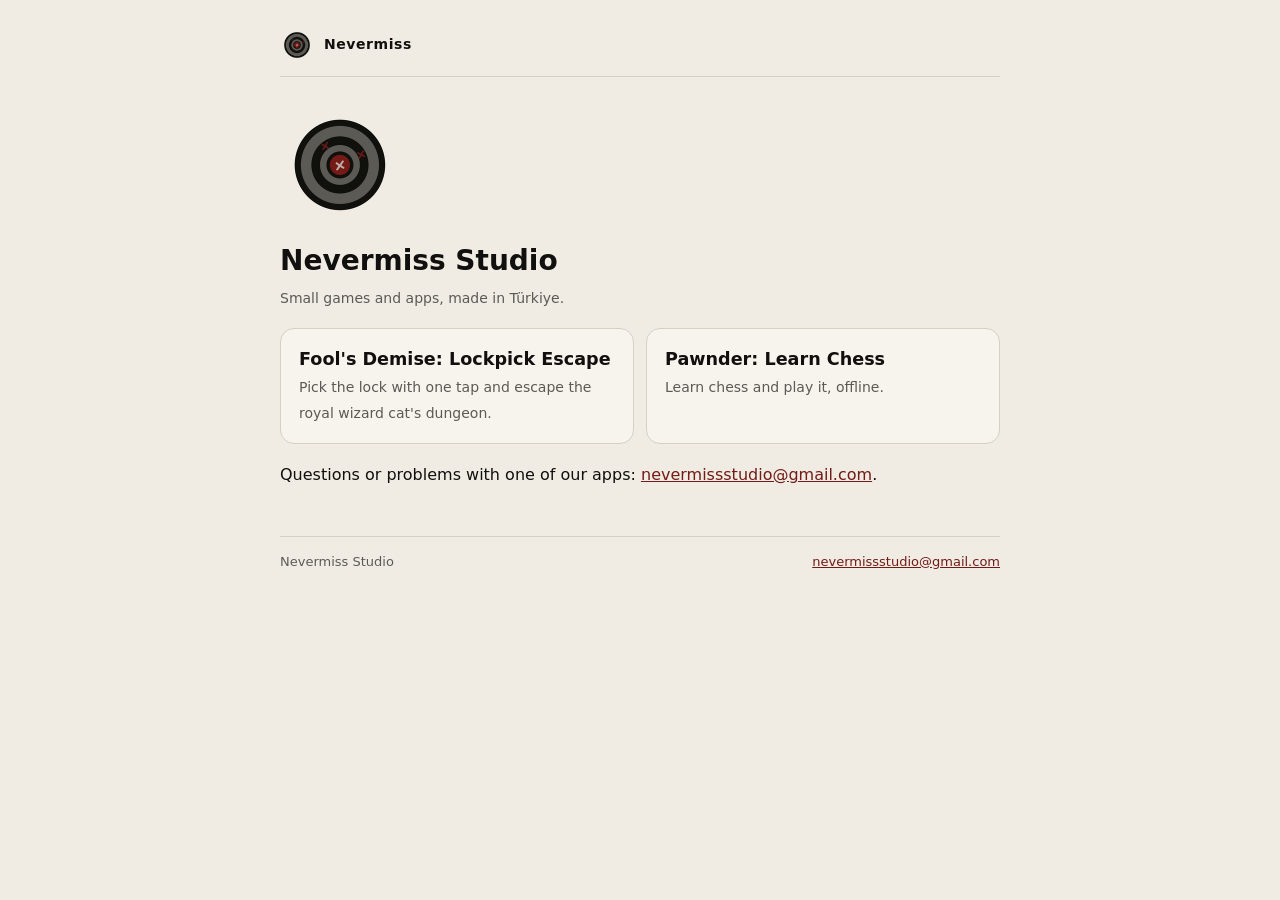
<file: index.html>
<!doctype html>
<html lang="en">
<head>
<meta charset="utf-8">
<meta name="viewport" content="width=device-width, initial-scale=1">
<title>Nevermiss Studio</title>
<link rel="icon" href="favicon.png">
<link rel="stylesheet" href="style.css">
</head>
<body>
<main>
<nav><a class="home" href="index.html"><img class="logo light" src="logo-light.png" alt=""><img class="logo dark" src="logo-dark.png" alt="">Nevermiss</a></nav>
<img class="logo-big light" src="logo-light.png" alt="Nevermiss"><img class="logo-big dark" src="logo-dark.png" alt="Nevermiss">
<h1>Nevermiss Studio</h1>
<p class="meta">Small games and apps, made in Türkiye.</p>
<div class="apps">
<a class="app" href="foolsdemise/index.html"><b>Fool's Demise: Lockpick Escape</b><span>Pick the lock with one tap and escape the royal wizard cat's dungeon.</span></a>
<a class="app" href="pawnder/"><b>Pawnder: Learn Chess</b><span>Learn chess and play it, offline.</span></a>
</div>
<p>Questions or problems with one of our apps: <a href="mailto:nevermissstudio@gmail.com">nevermissstudio@gmail.com</a>.</p>
<footer><span>Nevermiss Studio</span><a href="mailto:nevermissstudio@gmail.com">nevermissstudio@gmail.com</a></footer>
</main>
</body>
</html>
</file>
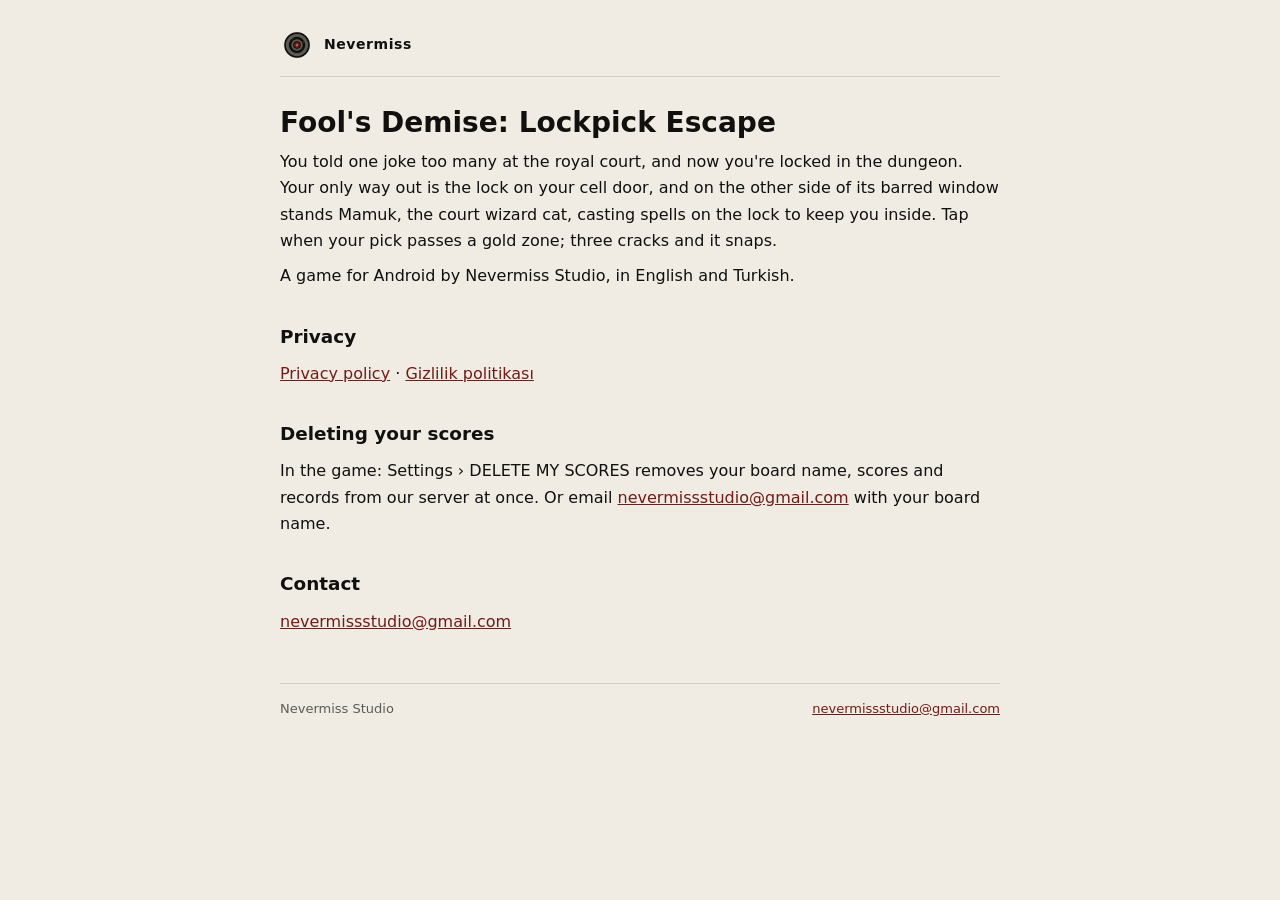
<file: foolsdemise/index.html>
<!doctype html>
<html lang="en">
<head>
<meta charset="utf-8">
<meta name="viewport" content="width=device-width, initial-scale=1">
<title>Fool&#x27;s Demise: Lockpick Escape</title>
<link rel="icon" href="../favicon.png">
<link rel="stylesheet" href="../style.css">
</head>
<body>
<main>
<nav><a class="home" href="../index.html"><img class="logo light" src="../logo-light.png" alt=""><img class="logo dark" src="../logo-dark.png" alt="">Nevermiss</a></nav>
<h1>Fool's Demise: Lockpick Escape</h1>
<p>You told one joke too many at the royal court, and now you're locked in the dungeon. Your only way out is the lock on your cell door, and on the other side of its barred window stands Mamuk, the court wizard cat, casting spells on the lock to keep you inside. Tap when your pick passes a gold zone; three cracks and it snaps.</p>
<p>A game for Android by Nevermiss Studio, in English and Turkish.</p>
<h2>Privacy</h2>
<p><a href="privacy.html">Privacy policy</a> · <a href="privacy-tr.html">Gizlilik politikası</a></p>
<h2 id="delete">Deleting your scores</h2>
<p>In the game: Settings › DELETE MY SCORES removes your board name, scores and records from our server at once. Or email <a href="mailto:nevermissstudio@gmail.com">nevermissstudio@gmail.com</a> with your board name.</p>
<h2>Contact</h2>
<p><a href="mailto:nevermissstudio@gmail.com">nevermissstudio@gmail.com</a></p>
<footer><span>Nevermiss Studio</span><a href="mailto:nevermissstudio@gmail.com">nevermissstudio@gmail.com</a></footer>
</main>
</body>
</html>
</file>
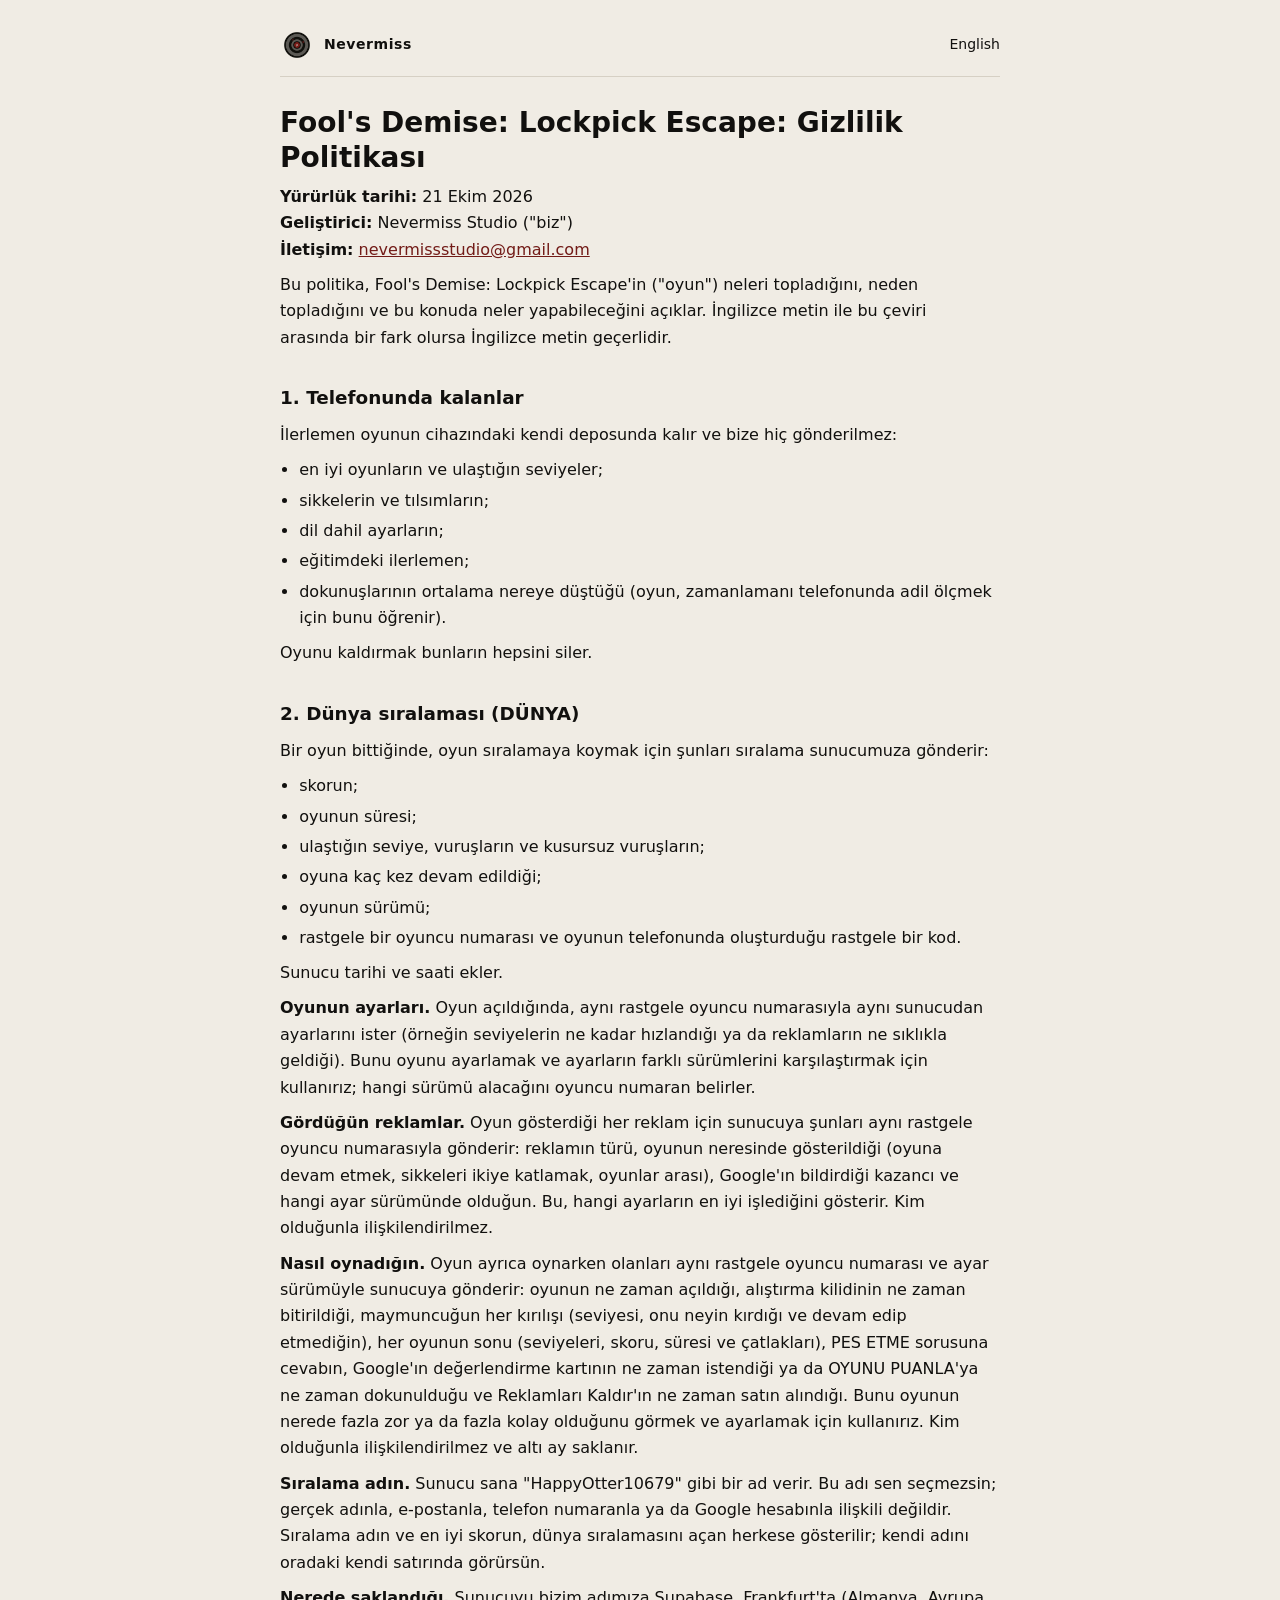
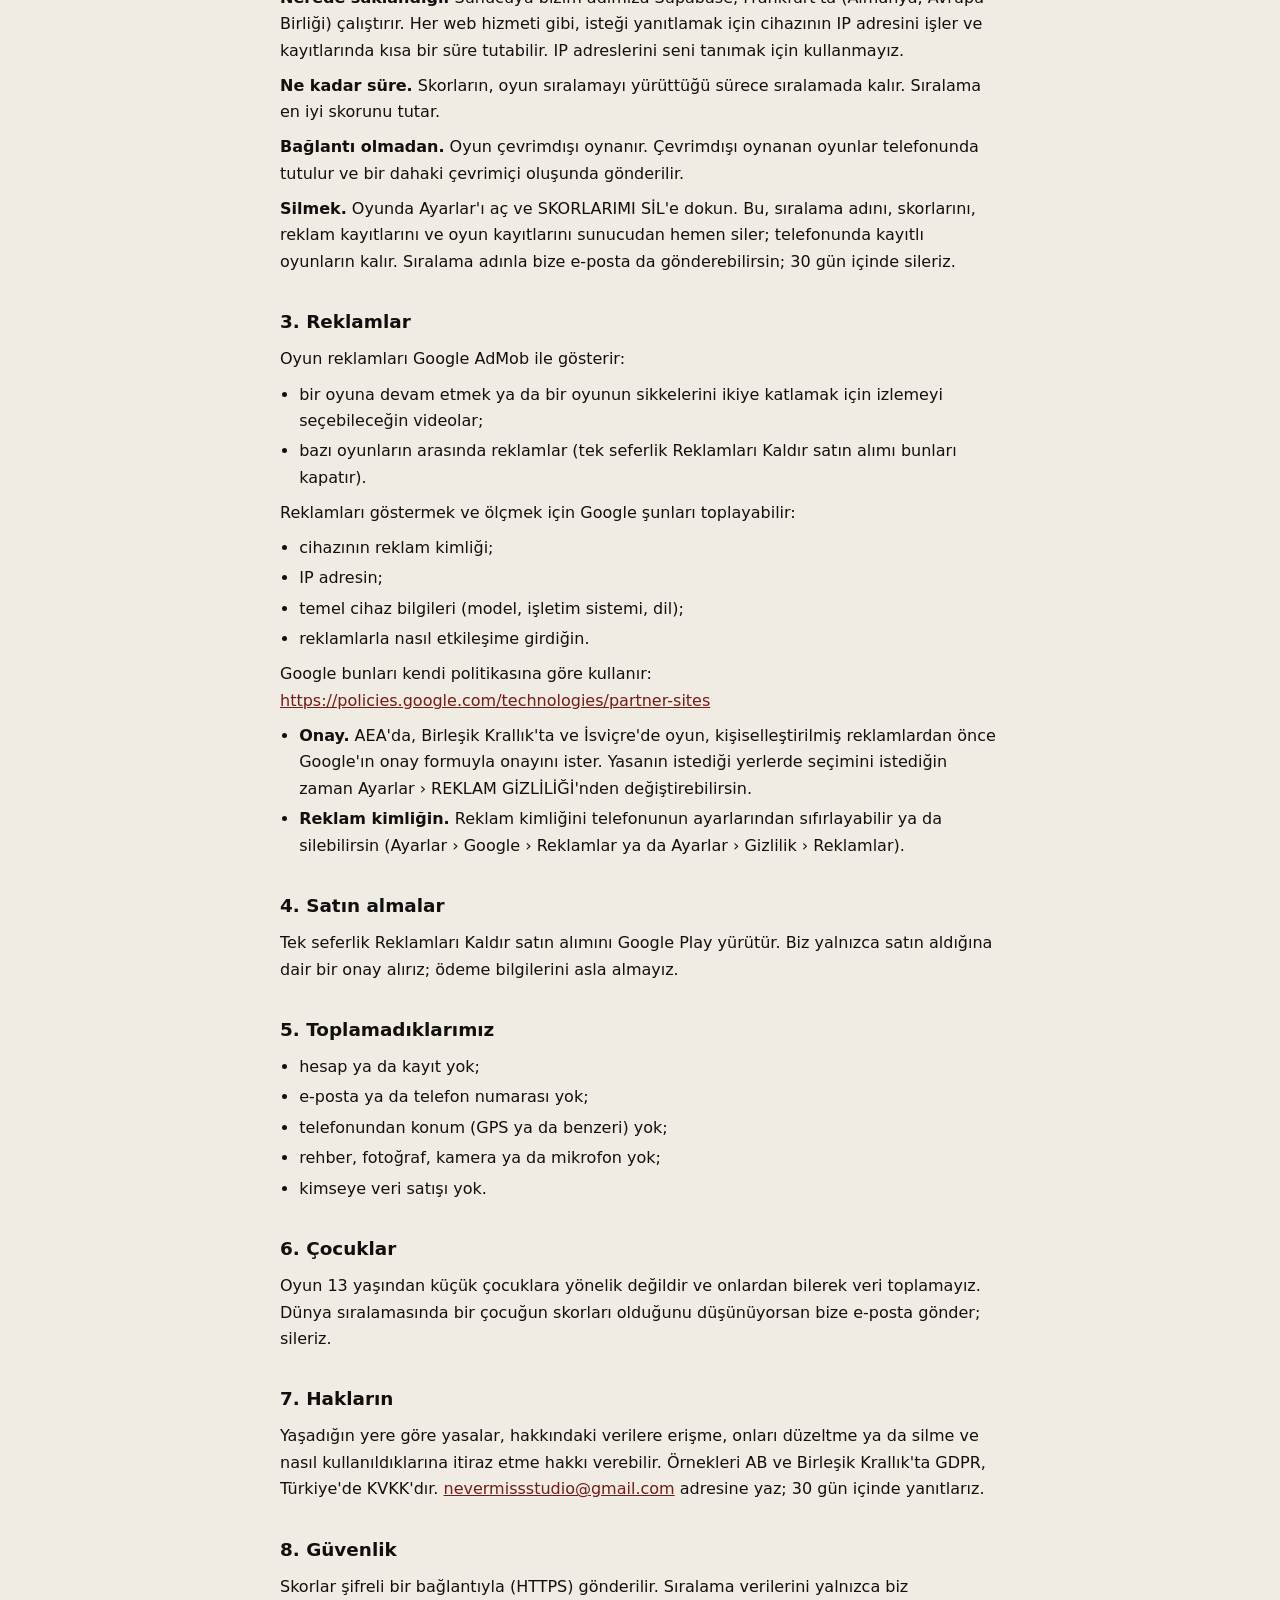
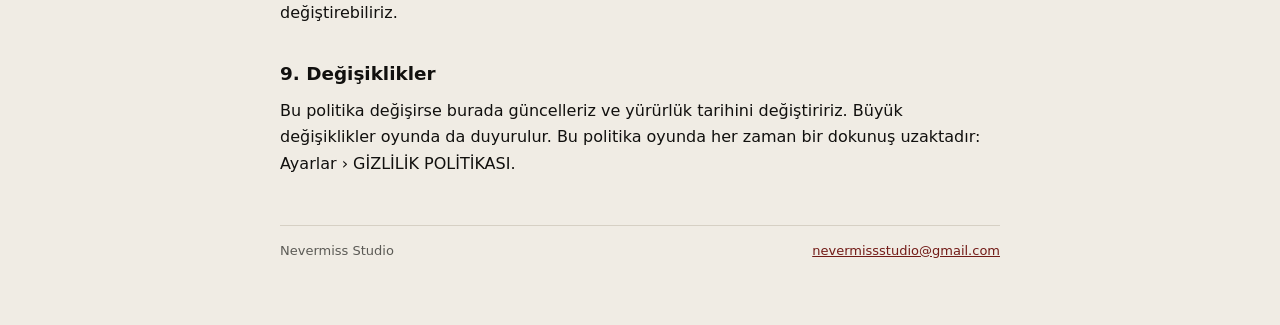
<file: foolsdemise/privacy-tr.html>
<!doctype html>
<html lang="tr">
<head>
<meta charset="utf-8">
<meta name="viewport" content="width=device-width, initial-scale=1">
<title>Fool&#x27;s Demise: Lockpick Escape: Gizlilik Politikası</title>
<link rel="icon" href="../favicon.png">
<link rel="stylesheet" href="../style.css">
</head>
<body>
<main>
<nav><a class="home" href="../index.html"><img class="logo light" src="../logo-light.png" alt=""><img class="logo dark" src="../logo-dark.png" alt="">Nevermiss</a><a class="end" href="privacy.html">English</a></nav>
<h1>Fool's Demise: Lockpick Escape: Gizlilik Politikası</h1>
<p><strong>Yürürlük tarihi:</strong> 21 Ekim 2026<br>
<strong>Geliştirici:</strong> Nevermiss Studio ("biz")<br>
<strong>İletişim:</strong> <a href="mailto:nevermissstudio@gmail.com">nevermissstudio@gmail.com</a></p>
<p>Bu politika, Fool's Demise: Lockpick Escape'in ("oyun") neleri topladığını, neden topladığını ve bu konuda neler yapabileceğini açıklar. İngilizce metin ile bu çeviri arasında bir fark olursa İngilizce metin geçerlidir.</p>
<h2>1. Telefonunda kalanlar</h2>
<p>İlerlemen oyunun cihazındaki kendi deposunda kalır ve bize hiç gönderilmez:</p>
<ul>
<li>en iyi oyunların ve ulaştığın seviyeler;</li>
<li>sikkelerin ve tılsımların;</li>
<li>dil dahil ayarların;</li>
<li>eğitimdeki ilerlemen;</li>
<li>dokunuşlarının ortalama nereye düştüğü (oyun, zamanlamanı telefonunda adil ölçmek için bunu öğrenir).</li>
</ul>
<p>Oyunu kaldırmak bunların hepsini siler.</p>
<h2>2. Dünya sıralaması (DÜNYA)</h2>
<p>Bir oyun bittiğinde, oyun sıralamaya koymak için şunları sıralama sunucumuza gönderir:</p>
<ul>
<li>skorun;</li>
<li>oyunun süresi;</li>
<li>ulaştığın seviye, vuruşların ve kusursuz vuruşların;</li>
<li>oyuna kaç kez devam edildiği;</li>
<li>oyunun sürümü;</li>
<li>rastgele bir oyuncu numarası ve oyunun telefonunda oluşturduğu rastgele bir kod.</li>
</ul>
<p>Sunucu tarihi ve saati ekler.</p>
<p><strong>Oyunun ayarları.</strong> Oyun açıldığında, aynı rastgele oyuncu numarasıyla aynı sunucudan ayarlarını ister (örneğin seviyelerin ne kadar hızlandığı ya da reklamların ne sıklıkla geldiği). Bunu oyunu ayarlamak ve ayarların farklı sürümlerini karşılaştırmak için kullanırız; hangi sürümü alacağını oyuncu numaran belirler.</p>
<p><strong>Gördüğün reklamlar.</strong> Oyun gösterdiği her reklam için sunucuya şunları aynı rastgele oyuncu numarasıyla gönderir: reklamın türü, oyunun neresinde gösterildiği (oyuna devam etmek, sikkeleri ikiye katlamak, oyunlar arası), Google'ın bildirdiği kazancı ve hangi ayar sürümünde olduğun. Bu, hangi ayarların en iyi işlediğini gösterir. Kim olduğunla ilişkilendirilmez.</p>
<p><strong>Nasıl oynadığın.</strong> Oyun ayrıca oynarken olanları aynı rastgele oyuncu numarası ve ayar sürümüyle sunucuya gönderir: oyunun ne zaman açıldığı, alıştırma kilidinin ne zaman bitirildiği, maymuncuğun her kırılışı (seviyesi, onu neyin kırdığı ve devam edip etmediğin), her oyunun sonu (seviyeleri, skoru, süresi ve çatlakları), PES ETME sorusuna cevabın, Google'ın değerlendirme kartının ne zaman istendiği ya da OYUNU PUANLA'ya ne zaman dokunulduğu ve Reklamları Kaldır'ın ne zaman satın alındığı. Bunu oyunun nerede fazla zor ya da fazla kolay olduğunu görmek ve ayarlamak için kullanırız. Kim olduğunla ilişkilendirilmez ve altı ay saklanır.</p>
<p><strong>Sıralama adın.</strong> Sunucu sana "HappyOtter10679" gibi bir ad verir. Bu adı sen seçmezsin; gerçek adınla, e-postanla, telefon numaranla ya da Google hesabınla ilişkili değildir. Sıralama adın ve en iyi skorun, dünya sıralamasını açan herkese gösterilir; kendi adını oradaki kendi satırında görürsün.</p>
<p><strong>Nerede saklandığı.</strong> Sunucuyu bizim adımıza Supabase, Frankfurt'ta (Almanya, Avrupa Birliği) çalıştırır. Her web hizmeti gibi, isteği yanıtlamak için cihazının IP adresini işler ve kayıtlarında kısa bir süre tutabilir. IP adreslerini seni tanımak için kullanmayız.</p>
<p><strong>Ne kadar süre.</strong> Skorların, oyun sıralamayı yürüttüğü sürece sıralamada kalır. Sıralama en iyi skorunu tutar.</p>
<p><strong>Bağlantı olmadan.</strong> Oyun çevrimdışı oynanır. Çevrimdışı oynanan oyunlar telefonunda tutulur ve bir dahaki çevrimiçi oluşunda gönderilir.</p>
<p><strong>Silmek.</strong> Oyunda Ayarlar'ı aç ve SKORLARIMI SİL'e dokun. Bu, sıralama adını, skorlarını, reklam kayıtlarını ve oyun kayıtlarını sunucudan hemen siler; telefonunda kayıtlı oyunların kalır. Sıralama adınla bize e-posta da gönderebilirsin; 30 gün içinde sileriz.</p>
<h2>3. Reklamlar</h2>
<p>Oyun reklamları Google AdMob ile gösterir:</p>
<ul>
<li>bir oyuna devam etmek ya da bir oyunun sikkelerini ikiye katlamak için izlemeyi seçebileceğin videolar;</li>
<li>bazı oyunların arasında reklamlar (tek seferlik Reklamları Kaldır satın alımı bunları kapatır).</li>
</ul>
<p>Reklamları göstermek ve ölçmek için Google şunları toplayabilir:</p>
<ul>
<li>cihazının reklam kimliği;</li>
<li>IP adresin;</li>
<li>temel cihaz bilgileri (model, işletim sistemi, dil);</li>
<li>reklamlarla nasıl etkileşime girdiğin.</li>
</ul>
<p>Google bunları kendi politikasına göre kullanır: <a href="https://policies.google.com/technologies/partner-sites">https://policies.google.com/technologies/partner-sites</a></p>
<ul>
<li><strong>Onay.</strong> AEA'da, Birleşik Krallık'ta ve İsviçre'de oyun, kişiselleştirilmiş reklamlardan önce Google'ın onay formuyla onayını ister. Yasanın istediği yerlerde seçimini istediğin zaman Ayarlar › REKLAM GİZLİLİĞİ'nden değiştirebilirsin.</li>
<li><strong>Reklam kimliğin.</strong> Reklam kimliğini telefonunun ayarlarından sıfırlayabilir ya da silebilirsin (Ayarlar › Google › Reklamlar ya da Ayarlar › Gizlilik › Reklamlar).</li>
</ul>
<h2>4. Satın almalar</h2>
<p>Tek seferlik Reklamları Kaldır satın alımını Google Play yürütür. Biz yalnızca satın aldığına dair bir onay alırız; ödeme bilgilerini asla almayız.</p>
<h2>5. Toplamadıklarımız</h2>
<ul>
<li>hesap ya da kayıt yok;</li>
<li>e-posta ya da telefon numarası yok;</li>
<li>telefonundan konum (GPS ya da benzeri) yok;</li>
<li>rehber, fotoğraf, kamera ya da mikrofon yok;</li>
<li>kimseye veri satışı yok.</li>
</ul>
<h2>6. Çocuklar</h2>
<p>Oyun 13 yaşından küçük çocuklara yönelik değildir ve onlardan bilerek veri toplamayız. Dünya sıralamasında bir çocuğun skorları olduğunu düşünüyorsan bize e-posta gönder; sileriz.</p>
<h2>7. Hakların</h2>
<p>Yaşadığın yere göre yasalar, hakkındaki verilere erişme, onları düzeltme ya da silme ve nasıl kullanıldıklarına itiraz etme hakkı verebilir. Örnekleri AB ve Birleşik Krallık'ta GDPR, Türkiye'de KVKK'dır. <a href="mailto:nevermissstudio@gmail.com">nevermissstudio@gmail.com</a> adresine yaz; 30 gün içinde yanıtlarız.</p>
<h2>8. Güvenlik</h2>
<p>Skorlar şifreli bir bağlantıyla (HTTPS) gönderilir. Sıralama verilerini yalnızca biz değiştirebiliriz.</p>
<h2>9. Değişiklikler</h2>
<p>Bu politika değişirse burada güncelleriz ve yürürlük tarihini değiştiririz. Büyük değişiklikler oyunda da duyurulur. Bu politika oyunda her zaman bir dokunuş uzaktadır: Ayarlar › GİZLİLİK POLİTİKASI.</p>
<footer><span>Nevermiss Studio</span><a href="mailto:nevermissstudio@gmail.com">nevermissstudio@gmail.com</a></footer>
</main>
</body>
</html>
</file>
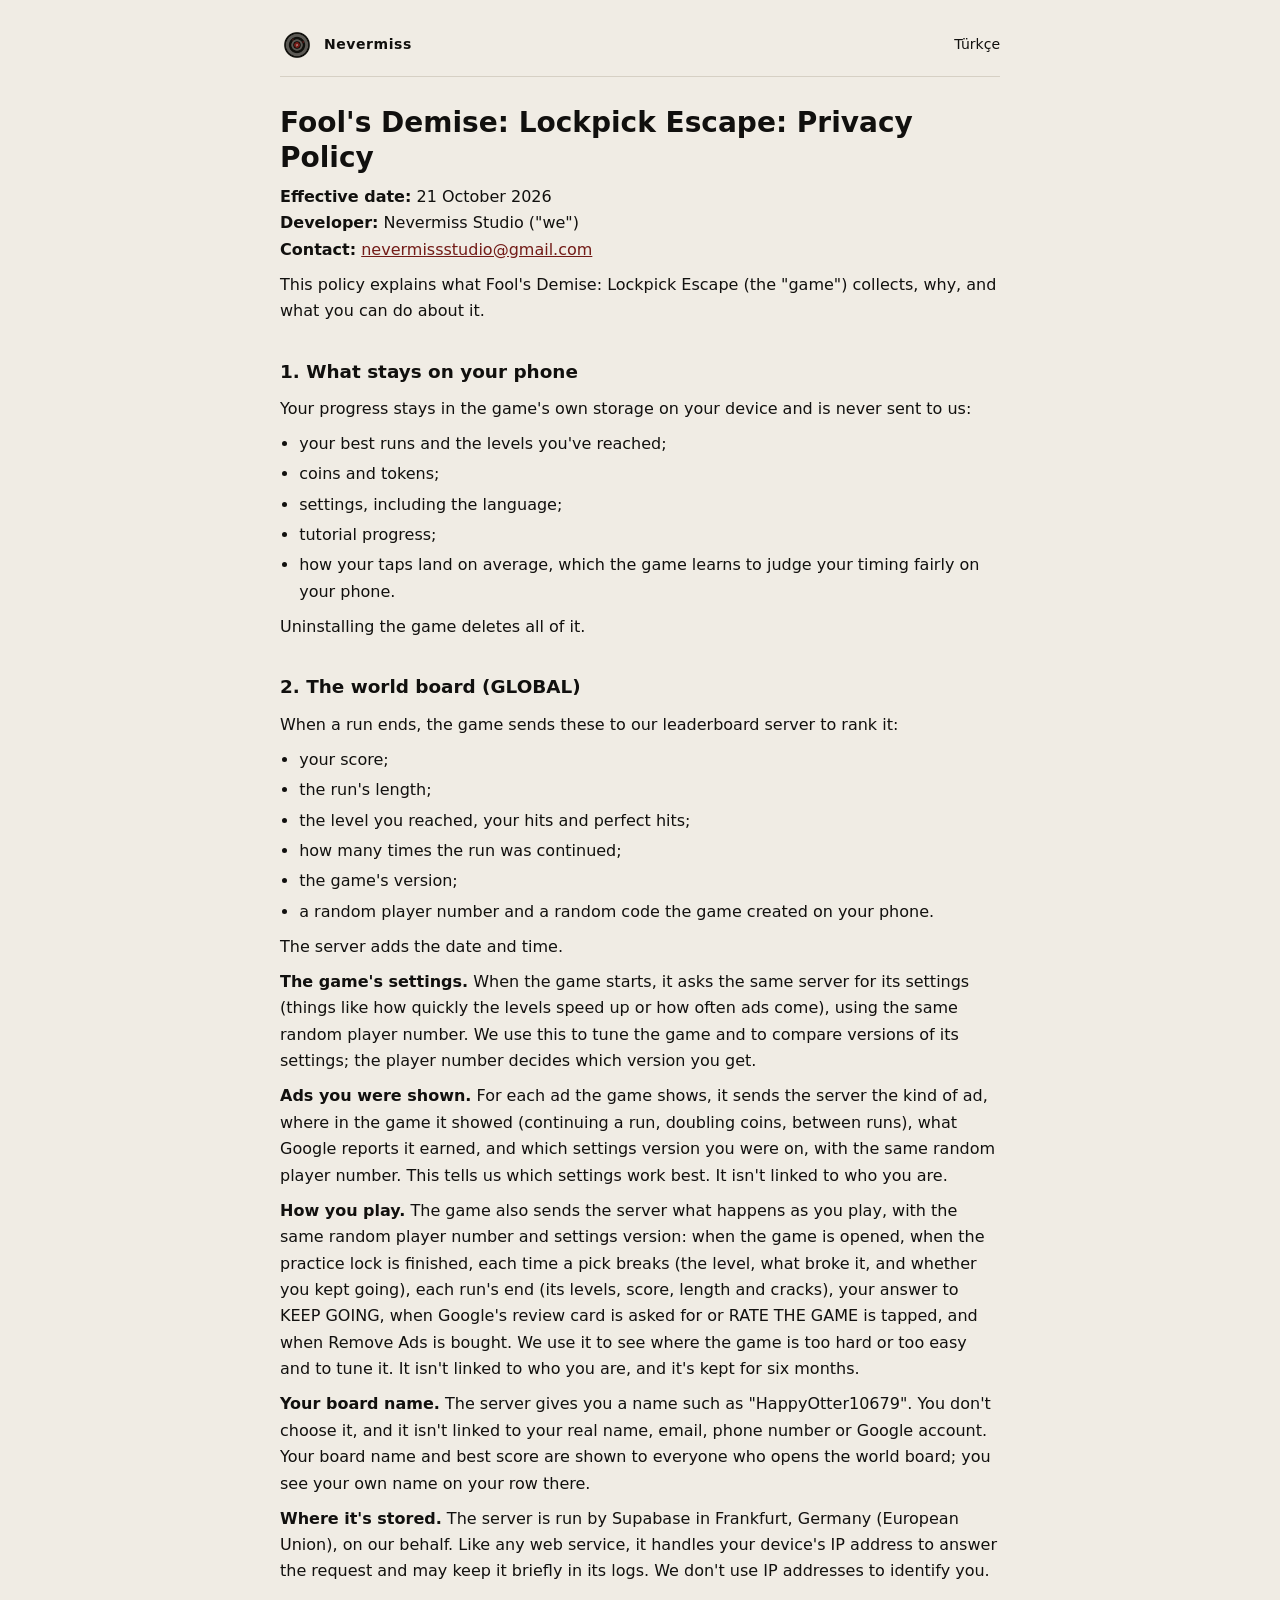
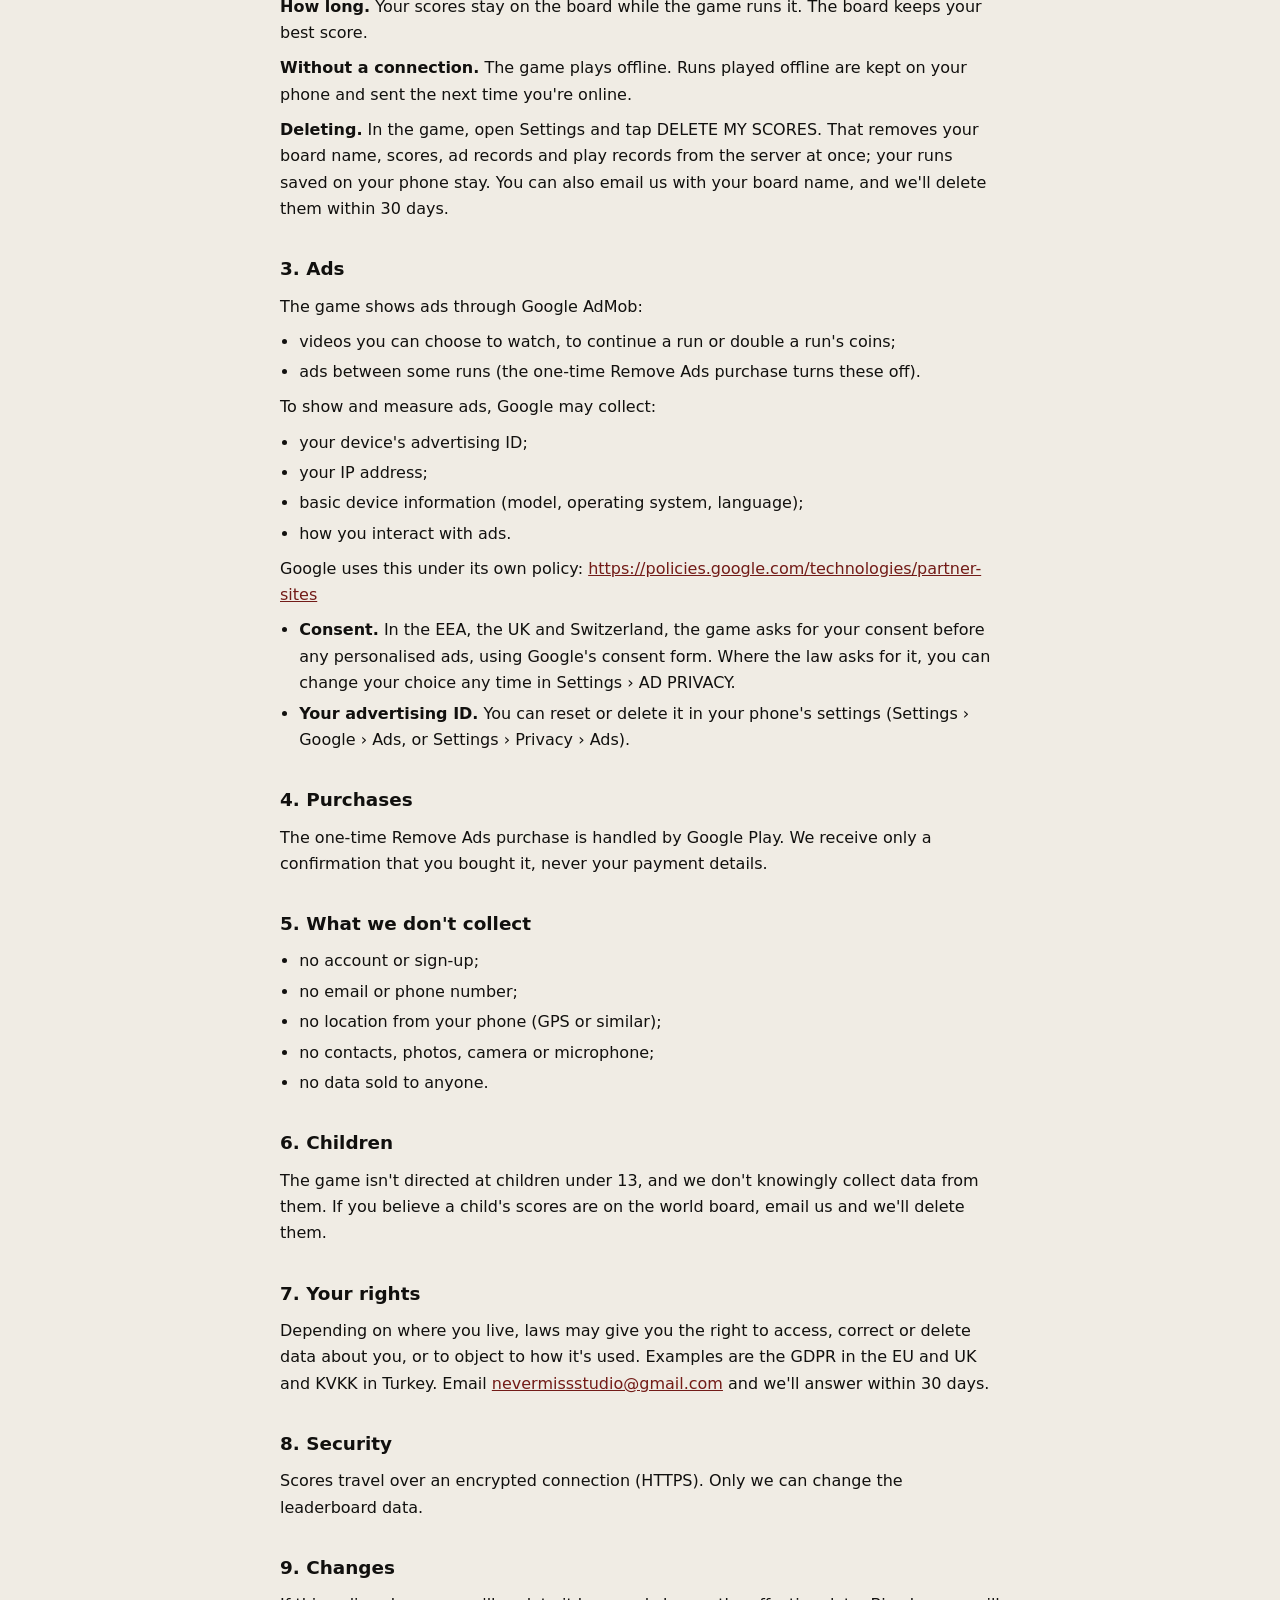
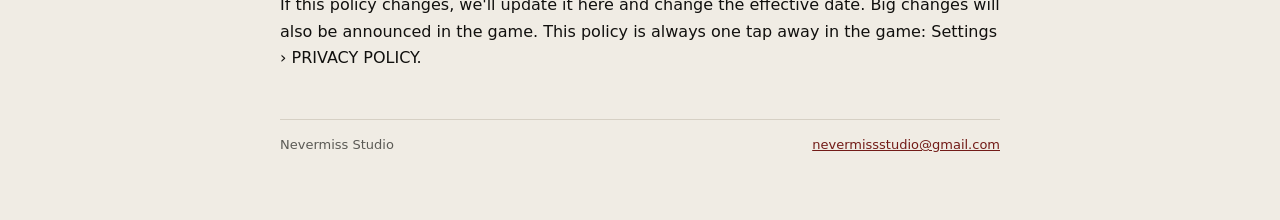
<file: foolsdemise/privacy.html>
<!doctype html>
<html lang="en">
<head>
<meta charset="utf-8">
<meta name="viewport" content="width=device-width, initial-scale=1">
<title>Fool&#x27;s Demise: Lockpick Escape: Privacy Policy</title>
<link rel="icon" href="../favicon.png">
<link rel="stylesheet" href="../style.css">
</head>
<body>
<main>
<nav><a class="home" href="../index.html"><img class="logo light" src="../logo-light.png" alt=""><img class="logo dark" src="../logo-dark.png" alt="">Nevermiss</a><a class="end" href="privacy-tr.html">Türkçe</a></nav>
<h1>Fool's Demise: Lockpick Escape: Privacy Policy</h1>
<p><strong>Effective date:</strong> 21 October 2026<br>
<strong>Developer:</strong> Nevermiss Studio ("we")<br>
<strong>Contact:</strong> <a href="mailto:nevermissstudio@gmail.com">nevermissstudio@gmail.com</a></p>
<p>This policy explains what Fool's Demise: Lockpick Escape (the "game") collects, why, and what you can do about it.</p>
<h2>1. What stays on your phone</h2>
<p>Your progress stays in the game's own storage on your device and is never sent to us:</p>
<ul>
<li>your best runs and the levels you've reached;</li>
<li>coins and tokens;</li>
<li>settings, including the language;</li>
<li>tutorial progress;</li>
<li>how your taps land on average, which the game learns to judge your timing fairly on your phone.</li>
</ul>
<p>Uninstalling the game deletes all of it.</p>
<h2>2. The world board (GLOBAL)</h2>
<p>When a run ends, the game sends these to our leaderboard server to rank it:</p>
<ul>
<li>your score;</li>
<li>the run's length;</li>
<li>the level you reached, your hits and perfect hits;</li>
<li>how many times the run was continued;</li>
<li>the game's version;</li>
<li>a random player number and a random code the game created on your phone.</li>
</ul>
<p>The server adds the date and time.</p>
<p><strong>The game's settings.</strong> When the game starts, it asks the same server for its settings (things like how quickly the levels speed up or how often ads come), using the same random player number. We use this to tune the game and to compare versions of its settings; the player number decides which version you get.</p>
<p><strong>Ads you were shown.</strong> For each ad the game shows, it sends the server the kind of ad, where in the game it showed (continuing a run, doubling coins, between runs), what Google reports it earned, and which settings version you were on, with the same random player number. This tells us which settings work best. It isn't linked to who you are.</p>
<p><strong>How you play.</strong> The game also sends the server what happens as you play, with the same random player number and settings version: when the game is opened, when the practice lock is finished, each time a pick breaks (the level, what broke it, and whether you kept going), each run's end (its levels, score, length and cracks), your answer to KEEP GOING, when Google's review card is asked for or RATE THE GAME is tapped, and when Remove Ads is bought. We use it to see where the game is too hard or too easy and to tune it. It isn't linked to who you are, and it's kept for six months.</p>
<p><strong>Your board name.</strong> The server gives you a name such as "HappyOtter10679". You don't choose it, and it isn't linked to your real name, email, phone number or Google account. Your board name and best score are shown to everyone who opens the world board; you see your own name on your row there.</p>
<p><strong>Where it's stored.</strong> The server is run by Supabase in Frankfurt, Germany (European Union), on our behalf. Like any web service, it handles your device's IP address to answer the request and may keep it briefly in its logs. We don't use IP addresses to identify you.</p>
<p><strong>How long.</strong> Your scores stay on the board while the game runs it. The board keeps your best score.</p>
<p><strong>Without a connection.</strong> The game plays offline. Runs played offline are kept on your phone and sent the next time you're online.</p>
<p><strong>Deleting.</strong> In the game, open Settings and tap DELETE MY SCORES. That removes your board name, scores, ad records and play records from the server at once; your runs saved on your phone stay. You can also email us with your board name, and we'll delete them within 30 days.</p>
<h2>3. Ads</h2>
<p>The game shows ads through Google AdMob:</p>
<ul>
<li>videos you can choose to watch, to continue a run or double a run's coins;</li>
<li>ads between some runs (the one-time Remove Ads purchase turns these off).</li>
</ul>
<p>To show and measure ads, Google may collect:</p>
<ul>
<li>your device's advertising ID;</li>
<li>your IP address;</li>
<li>basic device information (model, operating system, language);</li>
<li>how you interact with ads.</li>
</ul>
<p>Google uses this under its own policy: <a href="https://policies.google.com/technologies/partner-sites">https://policies.google.com/technologies/partner-sites</a></p>
<ul>
<li><strong>Consent.</strong> In the EEA, the UK and Switzerland, the game asks for your consent before any personalised ads, using Google's consent form. Where the law asks for it, you can change your choice any time in Settings › AD PRIVACY.</li>
<li><strong>Your advertising ID.</strong> You can reset or delete it in your phone's settings (Settings › Google › Ads, or Settings › Privacy › Ads).</li>
</ul>
<h2>4. Purchases</h2>
<p>The one-time Remove Ads purchase is handled by Google Play. We receive only a confirmation that you bought it, never your payment details.</p>
<h2>5. What we don't collect</h2>
<ul>
<li>no account or sign-up;</li>
<li>no email or phone number;</li>
<li>no location from your phone (GPS or similar);</li>
<li>no contacts, photos, camera or microphone;</li>
<li>no data sold to anyone.</li>
</ul>
<h2>6. Children</h2>
<p>The game isn't directed at children under 13, and we don't knowingly collect data from them. If you believe a child's scores are on the world board, email us and we'll delete them.</p>
<h2>7. Your rights</h2>
<p>Depending on where you live, laws may give you the right to access, correct or delete data about you, or to object to how it's used. Examples are the GDPR in the EU and UK and KVKK in Turkey. Email <a href="mailto:nevermissstudio@gmail.com">nevermissstudio@gmail.com</a> and we'll answer within 30 days.</p>
<h2>8. Security</h2>
<p>Scores travel over an encrypted connection (HTTPS). Only we can change the leaderboard data.</p>
<h2>9. Changes</h2>
<p>If this policy changes, we'll update it here and change the effective date. Big changes will also be announced in the game. This policy is always one tap away in the game: Settings › PRIVACY POLICY.</p>
<footer><span>Nevermiss Studio</span><a href="mailto:nevermissstudio@gmail.com">nevermissstudio@gmail.com</a></footer>
</main>
</body>
</html>
</file>
<file: style.css>
:root { --paper: #f0ece4; --ink: #11100e; --soft: #5b5a55; --line: #d6d0c4; --red: #721b17; --card: #f7f4ee; }
@media (prefers-color-scheme: dark) {
  :root { --paper: #11100e; --ink: #ece7dd; --soft: #a7a298; --line: #2c2a26; --red: #d0574f; --card: #191714; }
}
* { box-sizing: border-box; }
html { background: var(--paper); color: var(--ink); }
body { margin: 0; font: 16px/1.65 system-ui, -apple-system, "Segoe UI", Roboto, sans-serif; padding: 28px 16px 64px; }
main { max-width: 720px; margin: 0 auto; }
nav { display: flex; gap: 18px; align-items: center; flex-wrap: wrap; padding-bottom: 14px; border-bottom: 1px solid var(--line); margin-bottom: 28px; font-size: 14px; }
nav a { color: var(--ink); text-decoration: none; }
nav a.home { display: flex; align-items: center; gap: 10px; font-weight: 700; letter-spacing: .04em; }
nav .end { margin-left: auto; }
.logo { width: 34px; height: 34px; border-radius: 50%; display: block; }
.logo-big { width: 120px; height: 120px; border-radius: 50%; display: block; margin: 8px 0 18px; }
.dark { display: none; }
@media (prefers-color-scheme: dark) { .light { display: none; } .dark { display: block; } }
h1 { font-size: 1.75rem; line-height: 1.25; margin: 0 0 6px; }
h2 { font-size: 1.15rem; margin: 2rem 0 .4rem; }
p, ul { margin: .55rem 0; }
ul { padding-left: 1.2rem; }
li { margin: .25rem 0; }
a { color: var(--red); word-break: break-word; }
.meta { color: var(--soft); font-size: 14px; }
.apps { display: grid; grid-template-columns: repeat(auto-fit, minmax(220px, 1fr)); gap: 12px; margin: 18px 0; }
.app { display: block; background: var(--card); border: 1px solid var(--line); border-radius: 14px; padding: 16px 18px; color: var(--ink); text-decoration: none; }
.app b { display: block; font-size: 1.1rem; }
.app span { color: var(--soft); font-size: 14px; }
.app:hover { border-color: var(--red); }
footer { margin-top: 48px; padding-top: 14px; border-top: 1px solid var(--line); color: var(--soft); font-size: 13px; display: flex; justify-content: space-between; flex-wrap: wrap; gap: 8px; }
</file>
